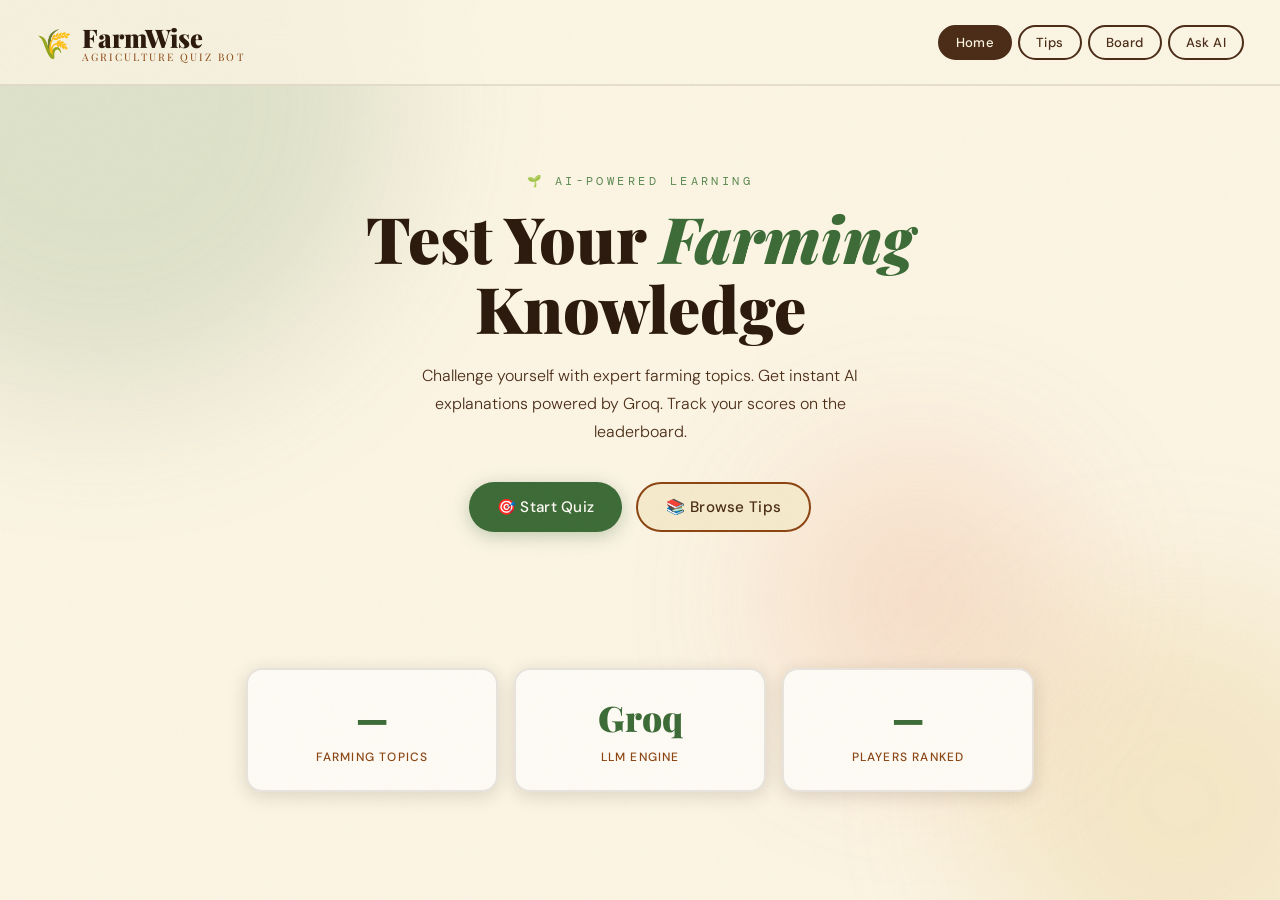
<file: genaiindex.html>
<!DOCTYPE html>
<html lang="en">
<head>
<meta charset="UTF-8"/>
<meta name="viewport" content="width=device-width, initial-scale=1.0"/>
<title>🌾 FarmWise Quiz</title>
<link rel="preconnect" href="https://fonts.googleapis.com"/>
<link href="https://fonts.googleapis.com/css2?family=Playfair+Display:ital,wght@0,700;0,900;1,700&family=DM+Sans:wght@300;400;500&family=DM+Mono:wght@400;500&display=swap" rel="stylesheet"/>
<style>
*, *::before, *::after { box-sizing: border-box; margin: 0; padding: 0; }

:root {
  --soil:       #2C1A0E;
  --bark:       #4A2C17;
  --clay:       #8B4513;
  --wheat:      #D4A843;
  --straw:      #F2D06B;
  --leaf:       #3D6B37;
  --moss:       #5C8A52;
  --sage:       #8FAF82;
  --sky:        #C8DEB8;
  --cream:      #FBF4E3;
  --parchment:  #F5E9CC;
  --white:      #FDFAF4;
  --red-earth:  #C0392B;
  --terracotta: #E07850;
  --shadow:     rgba(44,26,14,0.15);
  --radius:     16px;
  --transition: 0.3s cubic-bezier(0.4, 0, 0.2, 1);
}

body {
  font-family: 'DM Sans', sans-serif;
  background: var(--cream);
  color: var(--soil);
  min-height: 100vh;
  overflow-x: hidden;
}

/* noise texture */
body::before {
  content: '';
  position: fixed; inset: 0;
  background-image: url("data:image/svg+xml,%3Csvg viewBox='0 0 256 256' xmlns='http://www.w3.org/2000/svg'%3E%3Cfilter id='noise'%3E%3CfeTurbulence type='fractalNoise' baseFrequency='0.9' numOctaves='4' stitchTiles='stitch'/%3E%3C/filter%3E%3Crect width='100%25' height='100%25' filter='url(%23noise)' opacity='0.04'/%3E%3C/svg%3E");
  pointer-events: none; z-index: 9999; opacity: 0.4;
}

/* animated bg shapes */
.bg-shapes { position: fixed; inset: 0; pointer-events: none; z-index: 0; overflow: hidden; }
.bg-shape {
  position: absolute; border-radius: 50%;
  filter: blur(80px); opacity: 0.18; animation: drift 20s ease-in-out infinite;
}
.bg-shape:nth-child(1) { width: 600px; height: 600px; background: var(--moss); top: -200px; left: -200px; animation-duration: 25s; }
.bg-shape:nth-child(2) { width: 400px; height: 400px; background: var(--wheat); bottom: -100px; right: -100px; animation-duration: 18s; animation-delay: -5s; }
.bg-shape:nth-child(3) { width: 300px; height: 300px; background: var(--terracotta); top: 50%; left: 60%; animation-duration: 22s; animation-delay: -10s; }
@keyframes drift {
  0%, 100% { transform: translate(0, 0) scale(1); }
  33% { transform: translate(30px, -20px) scale(1.05); }
  66% { transform: translate(-20px, 15px) scale(0.95); }
}

#app { position: relative; z-index: 1; min-height: 100vh; }

/* === HEADER === */
header {
  padding: 20px 36px;
  display: flex; align-items: center; justify-content: space-between;
  border-bottom: 2px solid rgba(44,26,14,0.1);
  background: rgba(251,244,227,0.8);
  backdrop-filter: blur(20px);
  position: sticky; top: 0; z-index: 100;
}
.logo {
  font-family: 'Playfair Display', serif;
  font-size: 1.6rem; font-weight: 900;
  color: var(--soil);
  display: flex; align-items: center; gap: 10px;
}
.logo-icon { font-size: 1.8rem; }
.logo-sub {
  font-size: 0.65rem; font-weight: 300; letter-spacing: 0.2em;
  text-transform: uppercase; color: var(--clay); display: block; margin-top: -4px;
}
.header-nav { display: flex; gap: 6px; }
.nav-btn {
  padding: 7px 16px; border-radius: 50px;
  border: 2px solid var(--bark);
  background: transparent; color: var(--bark);
  font-family: 'DM Sans', sans-serif; font-size: 0.82rem; font-weight: 500;
  cursor: pointer; transition: var(--transition);
  letter-spacing: 0.03em;
}
.nav-btn:hover, .nav-btn.active { background: var(--bark); color: var(--cream); }

/* === SCREENS === */
.screen { display: none; padding: 40px 36px; max-width: 860px; margin: 0 auto; }
.screen.active { display: block; animation: fadeUp 0.45s ease; }
@keyframes fadeUp {
  from { opacity: 0; transform: translateY(20px); }
  to   { opacity: 1; transform: translateY(0); }
}

/* === HERO === */
.hero { text-align: center; padding: 48px 20px; }
.hero-eyebrow {
  font-family: 'DM Mono', monospace;
  font-size: 0.72rem; letter-spacing: 0.3em; text-transform: uppercase;
  color: var(--moss); margin-bottom: 14px;
}
.hero-title {
  font-family: 'Playfair Display', serif;
  font-size: clamp(2.4rem, 5vw, 4rem);
  font-weight: 900; line-height: 1.1;
  color: var(--soil); margin-bottom: 18px;
}
.hero-title em { color: var(--leaf); font-style: italic; }
.hero-desc {
  font-size: 1rem; color: var(--bark);
  max-width: 500px; margin: 0 auto 36px;
  line-height: 1.75; font-weight: 300;
}
.hero-actions {
  display: flex; gap: 14px; justify-content: center;
  flex-wrap: wrap; margin-bottom: 52px;
}

/* === BUTTONS === */
.btn {
  padding: 13px 28px; border-radius: 50px;
  font-family: 'DM Sans', sans-serif; font-size: 0.95rem; font-weight: 500;
  cursor: pointer; transition: var(--transition);
  border: none; letter-spacing: 0.02em;
  display: inline-flex; align-items: center; gap: 8px;
}
.btn-primary { background: var(--leaf); color: var(--white); box-shadow: 0 4px 18px rgba(61,107,55,0.3); }
.btn-primary:hover { background: var(--soil); transform: translateY(-2px); box-shadow: 0 8px 28px rgba(61,107,55,0.35); }
.btn-secondary { background: var(--parchment); color: var(--bark); border: 2px solid var(--clay); }
.btn-secondary:hover { background: var(--bark); color: var(--cream); transform: translateY(-2px); }
.btn-ghost { background: transparent; color: var(--leaf); border: 2px solid var(--sage); }
.btn-ghost:hover { background: var(--leaf); color: var(--white); }
.btn:disabled { opacity: 0.5; cursor: not-allowed; transform: none !important; }

/* === STATS ROW === */
.stats-row {
  display: grid; grid-template-columns: repeat(3, 1fr); gap: 16px;
  margin-top: 36px;
}
.stat-card {
  background: var(--white);
  border: 2px solid rgba(44,26,14,0.1);
  border-radius: var(--radius);
  padding: 24px 18px; text-align: center;
  box-shadow: 0 4px 18px var(--shadow);
  transition: var(--transition);
}
.stat-card:hover { transform: translateY(-4px); box-shadow: 0 8px 28px var(--shadow); }
.stat-num {
  font-family: 'Playfair Display', serif;
  font-size: 2.2rem; font-weight: 900; color: var(--leaf);
  display: block; margin-bottom: 4px;
}
.stat-label { font-size: 0.75rem; color: var(--clay); text-transform: uppercase; letter-spacing: 0.1em; font-weight: 500; }

/* === QUIZ SETUP === */
.setup-card {
  background: var(--white); border-radius: 20px; padding: 36px;
  border: 2px solid rgba(44,26,14,0.1);
  box-shadow: 0 8px 40px var(--shadow); margin-bottom: 24px;
}
.setup-grid { display: grid; grid-template-columns: 1fr 1fr; gap: 18px; margin-bottom: 28px; }
.form-group label {
  display: block; font-size: 0.75rem; font-weight: 500;
  text-transform: uppercase; letter-spacing: 0.1em; color: var(--clay);
  margin-bottom: 7px;
}
.form-control {
  width: 100%; padding: 11px 14px;
  border: 2px solid rgba(44,26,14,0.15);
  border-radius: 10px; background: var(--white);
  font-family: 'DM Sans', sans-serif; font-size: 0.92rem; color: var(--soil);
  transition: var(--transition); outline: none;
}
.form-control:focus { border-color: var(--leaf); box-shadow: 0 0 0 4px rgba(61,107,55,0.1); }

/* === QUIZ ACTIVE === */
.quiz-header {
  display: flex; align-items: center; justify-content: space-between;
  margin-bottom: 24px;
}
.quiz-meta { display: flex; gap: 10px; flex-wrap: wrap; }
.meta-badge {
  padding: 5px 12px; border-radius: 50px;
  font-size: 0.72rem; font-weight: 500; font-family: 'DM Mono', monospace;
  letter-spacing: 0.05em;
}
.badge-topic { background: var(--sky); color: var(--leaf); }
.badge-diff  { background: var(--parchment); color: var(--clay); }
.badge-diff.easy   { background: #d4edda; color: #155724; }
.badge-diff.medium { background: #fff3cd; color: #856404; }
.badge-diff.hard   { background: #f8d7da; color: #721c24; }

.progress-bar-wrap {
  background: rgba(44,26,14,0.1); border-radius: 50px; height: 7px;
  margin-bottom: 28px; overflow: hidden;
}
.progress-bar {
  height: 100%; background: linear-gradient(90deg, var(--leaf), var(--wheat));
  border-radius: 50px; transition: width 0.5s ease;
}

.question-card {
  background: var(--white);
  border: 2px solid rgba(44,26,14,0.1);
  border-radius: 20px; padding: 32px;
  margin-bottom: 20px;
  box-shadow: 0 8px 36px var(--shadow);
}
.question-num {
  font-family: 'DM Mono', monospace;
  font-size: 0.72rem; color: var(--sage); letter-spacing: 0.2em;
  margin-bottom: 10px; text-transform: uppercase;
}
.question-text {
  font-family: 'Playfair Display', serif;
  font-size: 1.3rem; font-weight: 700; line-height: 1.45;
  color: var(--soil); margin-bottom: 26px;
}

.options-grid { display: grid; gap: 10px; }
.option-btn {
  width: 100%; padding: 14px 18px;
  border: 2px solid rgba(44,26,14,0.15);
  border-radius: 12px; background: var(--parchment);
  text-align: left; cursor: pointer;
  font-family: 'DM Sans', sans-serif; font-size: 0.92rem; color: var(--soil);
  transition: var(--transition);
  display: flex; align-items: center; gap: 12px;
}
.option-btn:hover:not(:disabled) {
  border-color: var(--leaf); background: var(--sky);
  transform: translateX(4px);
}
.option-btn.correct { border-color: var(--leaf) !important; background: #d4edda !important; color: var(--leaf) !important; }
.option-btn.wrong   { border-color: var(--red-earth) !important; background: #f8d7da !important; color: var(--red-earth) !important; }
.option-btn:disabled { cursor: default; }
.option-key {
  width: 28px; height: 28px; border-radius: 7px;
  background: var(--white); border: 1.5px solid rgba(44,26,14,0.2);
  display: flex; align-items: center; justify-content: center;
  font-family: 'DM Mono', monospace; font-size: 0.78rem; font-weight: 500;
  flex-shrink: 0; transition: var(--transition);
}
.option-btn.correct .option-key { background: var(--leaf); color: var(--white); border-color: var(--leaf); }
.option-btn.wrong   .option-key { background: var(--red-earth); color: var(--white); border-color: var(--red-earth); }

/* === EXPLANATION === */
.explanation-card {
  border-radius: 14px; padding: 22px 26px;
  margin-top: 18px; border-left: 4px solid;
  animation: slideIn 0.4s ease;
}
.explanation-card.correct-card { background: #f0fff4; border-color: var(--leaf); }
.explanation-card.wrong-card   { background: #fff8f0; border-color: var(--terracotta); }
@keyframes slideIn { from{opacity:0;transform:translateY(-10px)} to{opacity:1;transform:translateY(0)} }
.explanation-header {
  font-weight: 500; margin-bottom: 9px; font-size: 0.85rem;
  text-transform: uppercase; letter-spacing: 0.1em;
}
.explanation-card.correct-card .explanation-header { color: var(--leaf); }
.explanation-card.wrong-card   .explanation-header { color: var(--terracotta); }
.explanation-text { font-size: 0.92rem; line-height: 1.72; color: var(--bark); }
.explanation-loading { display: flex; align-items: center; gap: 10px; color: var(--clay); font-size: 0.88rem; }

.spinner {
  width: 17px; height: 17px; border-radius: 50%;
  border: 2px solid var(--sage); border-top-color: var(--leaf);
  animation: spin 0.7s linear infinite; flex-shrink: 0;
}
@keyframes spin { to { transform: rotate(360deg); } }

/* === RESULTS === */
.results-hero { text-align: center; padding: 36px 0; }
.score-ring {
  width: 150px; height: 150px; border-radius: 50%;
  background: conic-gradient(var(--leaf) 0%, var(--leaf) var(--pct), rgba(44,26,14,0.1) var(--pct));
  display: flex; align-items: center; justify-content: center;
  margin: 0 auto 22px;
  box-shadow: 0 0 0 8px var(--white), 0 0 0 10px rgba(61,107,55,0.2);
}
.score-inner {
  width: 122px; height: 122px; border-radius: 50%;
  background: var(--white); display: flex; flex-direction: column;
  align-items: center; justify-content: center;
}
.score-pct {
  font-family: 'Playfair Display', serif; font-size: 2rem; font-weight: 900;
  color: var(--leaf); line-height: 1;
}
.score-label { font-size: 0.68rem; color: var(--clay); text-transform: uppercase; letter-spacing: 0.1em; }
.grade-badge {
  display: inline-block; padding: 7px 22px; border-radius: 50px;
  background: var(--wheat); color: var(--soil);
  font-family: 'Playfair Display', serif; font-size: 1rem; font-weight: 700;
  margin-bottom: 18px;
}
.results-summary {
  background: var(--white); border-radius: 14px; padding: 24px;
  border: 2px solid rgba(44,26,14,0.1); margin: 22px 0;
  font-size: 0.92rem; line-height: 1.75; color: var(--bark);
  box-shadow: 0 4px 18px var(--shadow);
}
.results-table { width: 100%; border-collapse: collapse; margin: 22px 0; }
.results-table th {
  text-align: left; padding: 9px 14px;
  font-size: 0.72rem; text-transform: uppercase; letter-spacing: 0.1em;
  color: var(--clay); border-bottom: 2px solid rgba(44,26,14,0.1);
}
.results-table td { padding: 13px 14px; border-bottom: 1px solid rgba(44,26,14,0.06); font-size: 0.88rem; }
.results-table tr:hover td { background: var(--parchment); }
.pill {
  display: inline-flex; align-items: center; gap: 4px;
  padding: 3px 9px; border-radius: 50px; font-size: 0.73rem; font-weight: 500;
}
.pill-correct { background: #d4edda; color: #155724; }
.pill-wrong   { background: #f8d7da; color: #721c24; }

/* === LEADERBOARD === */
.lb-row {
  display: flex; align-items: center; gap: 14px;
  padding: 15px 18px; border-radius: 13px;
  background: var(--white); margin-bottom: 9px;
  border: 2px solid rgba(44,26,14,0.08);
  transition: var(--transition);
}
.lb-row:hover { transform: translateX(5px); border-color: var(--sage); }
.lb-rank {
  font-family: 'Playfair Display', serif; font-size: 1.3rem; font-weight: 900;
  width: 34px; text-align: center;
}
.lb-rank.gold   { color: #F59E0B; }
.lb-rank.silver { color: #9CA3AF; }
.lb-rank.bronze { color: #B45309; }
.lb-rank.other  { color: var(--sage); }
.lb-name { flex: 1; font-weight: 500; color: var(--soil); }
.lb-topic { font-size: 0.77rem; color: var(--clay); font-family: 'DM Mono', monospace; }
.lb-score {
  font-family: 'Playfair Display', serif; font-size: 1.05rem; font-weight: 700;
  color: var(--leaf);
}

/* === ASK AI === */
.ask-box {
  background: var(--white); border-radius: 20px; padding: 32px;
  border: 2px solid rgba(44,26,14,0.1); box-shadow: 0 8px 36px var(--shadow);
  margin-bottom: 20px;
}
.ask-input-row { display: flex; gap: 10px; }
.ask-input {
  flex: 1; padding: 12px 16px;
  border: 2px solid rgba(44,26,14,0.15);
  border-radius: 50px; background: var(--parchment);
  font-family: 'DM Sans', sans-serif; font-size: 0.92rem; color: var(--soil);
  outline: none; transition: var(--transition);
}
.ask-input:focus { border-color: var(--leaf); background: var(--white); }
.ask-answer {
  background: var(--parchment); border-radius: 12px; padding: 18px 22px;
  margin-top: 18px; border-left: 4px solid var(--wheat);
  font-size: 0.92rem; line-height: 1.72; color: var(--bark);
  animation: slideIn 0.3s ease;
}

/* === TIPS GRID === */
.tips-grid { display: grid; grid-template-columns: repeat(auto-fill, minmax(240px, 1fr)); gap: 14px; }
.tip-card {
  background: var(--white); border-radius: 14px; padding: 22px;
  border: 2px solid rgba(44,26,14,0.08);
  transition: var(--transition); cursor: default;
}
.tip-card:hover { transform: translateY(-4px); box-shadow: 0 10px 36px var(--shadow); border-color: var(--sage); }
.tip-topic {
  font-size: 0.68rem; text-transform: uppercase; letter-spacing: 0.15em;
  color: var(--moss); font-weight: 600; margin-bottom: 9px;
  font-family: 'DM Mono', monospace;
}
.tip-text { font-size: 0.86rem; line-height: 1.65; color: var(--bark); }

/* === PAGE TITLE === */
.page-title {
  font-family: 'Playfair Display', serif;
  font-size: 1.8rem; font-weight: 900; color: var(--soil); margin-bottom: 6px;
}
.page-sub { color: var(--clay); font-size: 0.92rem; margin-bottom: 28px; font-weight: 300; }

/* === TOAST === */
.toast {
  position: fixed; bottom: 22px; right: 22px;
  background: var(--soil); color: var(--cream);
  padding: 13px 20px; border-radius: 11px;
  font-size: 0.88rem; z-index: 9000;
  animation: toastIn 0.3s ease;
  box-shadow: 0 8px 28px rgba(0,0,0,0.25);
  max-width: 300px;
}
@keyframes toastIn { from{opacity:0;transform:translateY(18px)} to{opacity:1;transform:translateY(0)} }

/* === EMPTY STATE === */
.empty-state {
  text-align: center; padding: 60px 20px;
  color: var(--clay);
}
.empty-icon { font-size: 3rem; margin-bottom: 14px; }
.empty-text { font-family: 'Playfair Display', serif; font-size: 1.2rem; font-weight: 700; margin-bottom: 8px; }
.empty-sub  { font-size: 0.88rem; line-height: 1.65; }

/* === RESPONSIVE === */
@media (max-width: 640px) {
  header { padding: 14px 18px; }
  .screen { padding: 28px 18px; }
  .setup-grid { grid-template-columns: 1fr; }
  .stats-row { grid-template-columns: 1fr; }
  .ask-input-row { flex-direction: column; }
  .hero-title { font-size: 2rem; }
}
</style>
</head>
<body>

<div class="bg-shapes">
  <div class="bg-shape"></div>
  <div class="bg-shape"></div>
  <div class="bg-shape"></div>
</div>

<div id="app">
  <header>
    <div class="logo">
      <span class="logo-icon">🌾</span>
      <div>
        FarmWise
        <span class="logo-sub">Agriculture Quiz Bot</span>
      </div>
    </div>
    <nav class="header-nav">
      <button class="nav-btn active" onclick="showScreen('home')">Home</button>
      <button class="nav-btn" onclick="showScreen('tips')">Tips</button>
      <button class="nav-btn" onclick="showScreen('leaderboard')">Board</button>
      <button class="nav-btn" onclick="showScreen('ask')">Ask AI</button>
    </nav>
  </header>

  <!-- ── HOME ── -->
  <div id="screen-home" class="screen active">
    <div class="hero">
      <p class="hero-eyebrow">🌱 AI-Powered Learning</p>
      <h1 class="hero-title">Test Your <em>Farming</em><br/>Knowledge</h1>
      <p class="hero-desc">Challenge yourself with expert farming topics. Get instant AI explanations powered by Groq. Track your scores on the leaderboard.</p>
      <div class="hero-actions">
        <button class="btn btn-primary" onclick="showScreen('quiz')">🎯 Start Quiz</button>
        <button class="btn btn-secondary" onclick="showScreen('tips')">📚 Browse Tips</button>
      </div>
    </div>
    <div class="stats-row">
      <div class="stat-card">
        <span class="stat-num" id="stat-topics">—</span>
        <span class="stat-label">Farming Topics</span>
      </div>
      <div class="stat-card">
        <span class="stat-num">Groq</span>
        <span class="stat-label">LLM Engine</span>
      </div>
      <div class="stat-card">
        <span class="stat-num" id="lb-count">—</span>
        <span class="stat-label">Players Ranked</span>
      </div>
    </div>
  </div>

  <!-- ── QUIZ ── -->
  <div id="screen-quiz" class="screen">

    <!-- SETUP -->
    <div id="quiz-setup">
      <h2 class="page-title">Quiz Setup</h2>
      <p class="page-sub">Customize your assessment session</p>
      <div class="setup-card">
        <div class="setup-grid">
          <div class="form-group">
            <label>Your Name</label>
            <input type="text" class="form-control" id="player-name" placeholder="e.g. Ramesh Farmer" maxlength="30"/>
          </div>
          <div class="form-group">
            <label>Number of Questions</label>
            <select class="form-control" id="q-count">
              <option value="5">5 questions</option>
              <option value="8">8 questions</option>
              <option value="10">10 questions</option>
            </select>
          </div>
          <div class="form-group">
            <label>Topic</label>
            <select class="form-control" id="q-topic">
              <option value="">All Topics</option>
            </select>
          </div>
          <div class="form-group">
            <label>Difficulty</label>
            <select class="form-control" id="q-difficulty">
              <option value="">All Difficulties</option>
              <option value="easy">🟢 Easy</option>
              <option value="medium">🟡 Medium</option>
              <option value="hard">🔴 Hard</option>
            </select>
          </div>
        </div>
        <button class="btn btn-primary" id="start-btn" onclick="startQuiz()">🌱 Begin Quiz</button>
      </div>
    </div>

    <!-- ACTIVE QUIZ -->
    <div id="quiz-active" style="display:none">
      <div class="quiz-header">
        <div class="quiz-meta">
          <span class="meta-badge badge-topic" id="meta-topic">All Topics</span>
          <span class="meta-badge badge-diff" id="meta-diff">Mixed</span>
        </div>
        <span style="font-family:'DM Mono',monospace;font-size:0.82rem;color:var(--clay)" id="q-counter">1 / 5</span>
      </div>
      <div class="progress-bar-wrap"><div class="progress-bar" id="progress-bar" style="width:0%"></div></div>

      <div class="question-card">
        <p class="question-num" id="q-num-label">Question 1</p>
        <p class="question-text" id="q-text"></p>
        <div class="options-grid" id="options-container"></div>
      </div>

      <div id="explanation-area"></div>

      <div style="text-align:right;margin-top:18px;display:flex;gap:10px;justify-content:flex-end">
        <button class="btn btn-ghost" onclick="showScreen('quiz')" style="display:inline-flex">✕ Quit</button>
        <button class="btn btn-primary" id="next-btn" onclick="nextQuestion()" style="display:none">Next Question →</button>
        <button class="btn btn-primary" id="finish-btn" onclick="showResults()" style="display:none">See Results 🏁</button>
      </div>
    </div>
  </div>

  <!-- ── RESULTS ── -->
  <div id="screen-results" class="screen">
    <div class="results-hero">
      <div class="score-ring" id="score-ring">
        <div class="score-inner">
          <span class="score-pct" id="score-pct">0%</span>
          <span class="score-label">Score</span>
        </div>
      </div>
      <div class="grade-badge" id="grade-badge">🌱 Seedling</div>
      <h2 class="page-title" id="results-title">Quiz Complete!</h2>
    </div>

    <div class="results-summary" id="ai-summary">
      <div class="explanation-loading"><div class="spinner"></div> Generating personalized feedback…</div>
    </div>

    <table class="results-table">
      <thead><tr><th>Question</th><th>Topic</th><th>Result</th></tr></thead>
      <tbody id="results-tbody"></tbody>
    </table>

    <div style="display:flex;gap:12px;margin-top:22px;flex-wrap:wrap">
      <button class="btn btn-primary" onclick="showScreen('quiz')">🔄 Play Again</button>
      <button class="btn btn-secondary" onclick="showScreen('leaderboard')">🏆 Leaderboard</button>
    </div>
  </div>

  <!-- ── TIPS ── -->
  <div id="screen-tips" class="screen">
    <h2 class="page-title">Farming Tips</h2>
    <p class="page-sub">The knowledge base powering your quiz</p>
    <div class="tips-grid" id="tips-grid">
      <div class="explanation-loading"><div class="spinner"></div> Loading tips…</div>
    </div>
  </div>

  <!-- ── LEADERBOARD ── -->
  <div id="screen-leaderboard" class="screen">
    <h2 class="page-title">🏆 Leaderboard</h2>
    <p class="page-sub">Top scores — updated in real time</p>
    <div id="leaderboard-list">
      <div class="explanation-loading"><div class="spinner"></div> Loading…</div>
    </div>
  </div>

  <!-- ── ASK AI ── -->
  <div id="screen-ask" class="screen">
    <h2 class="page-title">Ask the Farm AI</h2>
    <p class="page-sub">Got a farming question? Get an instant answer powered by Groq.</p>
    <div class="ask-box">
      <div class="ask-input-row">
        <input type="text" class="ask-input" id="ask-input"
          placeholder="e.g. What is drip irrigation good for?"
          onkeydown="if(event.key==='Enter')askQuestion()"/>
        <button class="btn btn-primary" onclick="askQuestion()">Ask 🌿</button>
      </div>
      <div id="ask-answer"></div>
    </div>
    <p style="font-size:0.75rem;color:var(--clay);text-align:center">
      Powered by Groq (Llama-3.3-70B) · Farming knowledge base
    </p>
  </div>
</div>

<script>
const API = 'http://localhost:8000/api/genai';

let questions      = [];
let currentQ       = 0;
let sessionResults = [];
let playerName     = '';
let quizTopic      = '';
let quizDiff       = '';

// ── Screen routing ────────────────────────────────────────────────────────
function showScreen(name) {
  document.querySelectorAll('.screen').forEach(s => s.classList.remove('active'));
  document.querySelectorAll('.nav-btn').forEach(b => b.classList.remove('active'));
  document.getElementById(`screen-${name}`).classList.add('active');

  // highlight nav button
  const navMap = { home:'Home', tips:'Tips', leaderboard:'Board', ask:'Ask AI', quiz:'Quiz' };
  document.querySelectorAll('.nav-btn').forEach(b => {
    if (b.textContent === navMap[name]) b.classList.add('active');
  });

  if (name === 'leaderboard') loadLeaderboard();
  if (name === 'tips')        loadTips();
  if (name === 'quiz')        resetQuizUI();
}

// ── Toast ─────────────────────────────────────────────────────────────────
function toast(msg) {
  const t = document.createElement('div');
  t.className = 'toast'; t.textContent = msg;
  document.body.appendChild(t);
  setTimeout(() => t.remove(), 3200);
}

// ── Init ──────────────────────────────────────────────────────────────────
async function init() {
  // Topics dropdown
  try {
    const res  = await fetch(`${API}/topics`);
    const data = await res.json();
    const sel  = document.getElementById('q-topic');
    data.topics.forEach(t => {
      const o = document.createElement('option');
      o.value = t; o.textContent = t; sel.appendChild(o);
    });
    document.getElementById('stat-topics').textContent = data.topics.length || '—';
  } catch(e) { document.getElementById('stat-topics').textContent = '—'; }

  // Leaderboard count
  loadLeaderboardCount();
}

async function loadLeaderboardCount() {
  try {
    const res  = await fetch(`${API}/leaderboard`);
    const data = await res.json();
    document.getElementById('lb-count').textContent = data.leaderboard.length || '0';
  } catch(e) {}
}

// ── Quiz UI reset ─────────────────────────────────────────────────────────
function resetQuizUI() {
  document.getElementById('quiz-setup').style.display  = 'block';
  document.getElementById('quiz-active').style.display = 'none';
}

// ── Start Quiz ────────────────────────────────────────────────────────────
async function startQuiz() {
  playerName = document.getElementById('player-name').value.trim() || 'Anonymous';
  const count = document.getElementById('q-count').value;
  quizTopic   = document.getElementById('q-topic').value;
  quizDiff    = document.getElementById('q-difficulty').value;

  const btn = document.getElementById('start-btn');
  btn.disabled = true; btn.textContent = 'Loading…';

  try {
    let url = `${API}/questions?count=${count}`;
    if (quizTopic) url += `&topic=${encodeURIComponent(quizTopic)}`;
    if (quizDiff)  url += `&difficulty=${quizDiff}`;

    const res  = await fetch(url);
    const data = await res.json();

    if (!data.questions || data.questions.length === 0) {
      toast('⚠️ No questions found for this filter. Try different settings.');
      btn.disabled = false; btn.textContent = '🌱 Begin Quiz';
      return;
    }

    questions      = data.questions;
    currentQ       = 0;
    sessionResults = [];

    document.getElementById('quiz-setup').style.display  = 'none';
    document.getElementById('quiz-active').style.display = 'block';

    const diffEl = document.getElementById('meta-diff');
    document.getElementById('meta-topic').textContent = quizTopic || 'All Topics';
    diffEl.textContent = quizDiff ? quizDiff.charAt(0).toUpperCase() + quizDiff.slice(1) : 'Mixed';
    diffEl.className   = `meta-badge badge-diff ${quizDiff || ''}`;

    renderQuestion();
  } catch(e) {
    toast('⚠️ Could not connect to backend. Is the server running on port 8000?');
  }

  btn.disabled = false; btn.textContent = '🌱 Begin Quiz';
}

// ── Render a question ─────────────────────────────────────────────────────
function renderQuestion() {
  const q     = questions[currentQ];
  const total = questions.length;

  document.getElementById('q-num-label').textContent = `Question ${currentQ + 1}`;
  document.getElementById('q-text').textContent      = q.question;
  document.getElementById('q-counter').textContent   = `${currentQ + 1} / ${total}`;
  document.getElementById('progress-bar').style.width = `${(currentQ / total) * 100}%`;
  document.getElementById('explanation-area').innerHTML = '';
  document.getElementById('next-btn').style.display   = 'none';
  document.getElementById('finish-btn').style.display = 'none';

  const container = document.getElementById('options-container');
  container.innerHTML = '';
  Object.entries(q.options).forEach(([key, val]) => {
    const btn = document.createElement('button');
    btn.className = 'option-btn';
    btn.onclick   = () => submitAnswer(key);
    btn.innerHTML = `<span class="option-key">${key}</span><span>${val}</span>`;
    container.appendChild(btn);
  });
}

// ── Submit answer ─────────────────────────────────────────────────────────
async function submitAnswer(answer) {
  document.querySelectorAll('.option-btn').forEach(b => b.disabled = true);

  document.getElementById('explanation-area').innerHTML = `
    <div class="explanation-card wrong-card" style="border-color:var(--sage)">
      <div class="explanation-loading"><div class="spinner"></div> Evaluating with Groq AI…</div>
    </div>`;

  try {
    const res  = await fetch(`${API}/evaluate`, {
      method: 'POST',
      headers: { 'Content-Type': 'application/json' },
      body: JSON.stringify({ question_id: questions[currentQ].id, answer })
    });
    const data = await res.json();

    // Highlight options
    document.querySelectorAll('.option-btn').forEach(btn => {
      const key = btn.querySelector('.option-key').textContent;
      if (key === data.correct_answer) btn.classList.add('correct');
      else if (key === answer && !data.is_correct) btn.classList.add('wrong');
    });

    const type = data.is_correct ? 'correct' : 'wrong';
    const icon = data.is_correct ? '✅' : '❌';
    document.getElementById('explanation-area').innerHTML = `
      <div class="explanation-card ${type}-card">
        <p class="explanation-header">${icon} ${data.is_correct ? 'Correct!' : 'Incorrect'} — AI Explanation</p>
        <p class="explanation-text">${(data.explanation || '').replace(/\n/g, '<br>')}</p>
      </div>`;

    sessionResults.push({
      question:       questions[currentQ].question,
      topic:          questions[currentQ].topic,
      is_correct:     data.is_correct,
      user_answer:    answer,
      correct_answer: data.correct_answer
    });

    if (currentQ < questions.length - 1) {
      document.getElementById('next-btn').style.display = 'inline-flex';
    } else {
      document.getElementById('finish-btn').style.display = 'inline-flex';
    }
  } catch(e) {
    document.getElementById('explanation-area').innerHTML =
      '<div class="explanation-card wrong-card"><p class="explanation-text">⚠️ Could not get AI explanation. Check backend connection.</p></div>';
    // Still allow navigation
    if (currentQ < questions.length - 1) {
      document.getElementById('next-btn').style.display = 'inline-flex';
    } else {
      document.getElementById('finish-btn').style.display = 'inline-flex';
    }
  }
}

function nextQuestion() {
  currentQ++;
  renderQuestion();
  window.scrollTo({ top: 0, behavior: 'smooth' });
}

// ── Show results ──────────────────────────────────────────────────────────
async function showResults() {
  const score = sessionResults.filter(r => r.is_correct).length;
  const total = sessionResults.length;
  const pct   = Math.round((score / total) * 100);
  const wrongTopics = sessionResults.filter(r => !r.is_correct).map(r => r.topic);

  showScreen('results');

  document.getElementById('score-ring').style.setProperty('--pct', `${pct}%`);
  document.getElementById('score-pct').textContent = `${pct}%`;

  let grade = '🌱 Seedling';
  if (pct === 100)   grade = '🥇 Expert Farmer';
  else if (pct >= 80) grade = '🥈 Skilled Grower';
  else if (pct >= 60) grade = '🥉 Apprentice';
  document.getElementById('grade-badge').textContent   = grade;
  document.getElementById('results-title').textContent = `${score} / ${total} Correct`;

  const tbody = document.getElementById('results-tbody');
  tbody.innerHTML = sessionResults.map(r => `
    <tr>
      <td style="max-width:300px">${r.question.substring(0,60)}…</td>
      <td><span style="font-size:0.77rem;color:var(--clay)">${r.topic}</span></td>
      <td><span class="pill ${r.is_correct ? 'pill-correct' : 'pill-wrong'}">${r.is_correct ? '✅ Correct' : '❌ Wrong'}</span></td>
    </tr>`).join('');

  // Save session + AI summary
  try {
    const res  = await fetch(`${API}/session/save`, {
      method: 'POST',
      headers: { 'Content-Type': 'application/json' },
      body: JSON.stringify({
        player_name: playerName, score, total,
        topic:       quizTopic || 'Mixed',
        difficulty:  quizDiff  || 'Mixed',
        wrong_topics: wrongTopics
      })
    });
    const data = await res.json();

    document.getElementById('ai-summary').innerHTML = `
      <p style="font-size:0.72rem;text-transform:uppercase;letter-spacing:0.12em;color:var(--moss);margin-bottom:9px;font-weight:600">🎓 Personalized AI Feedback</p>
      <p style="font-size:0.92rem;line-height:1.72;color:var(--bark)">${(data.summary || 'Session saved successfully.').replace(/\n/g, '<br>')}</p>`;
    toast('✅ Score saved to leaderboard!');
    loadLeaderboardCount();
  } catch(e) {
    document.getElementById('ai-summary').innerHTML =
      `<p style="font-size:0.92rem;color:var(--clay)">You scored ${pct}%! ${score} out of ${total} correct. ${wrongTopics.length > 0 ? 'Focus on: ' + [...new Set(wrongTopics)].join(', ') + '.' : 'Excellent — perfect score!'}</p>`;
  }
}

// ── Tips ──────────────────────────────────────────────────────────────────
async function loadTips() {
  const grid = document.getElementById('tips-grid');
  grid.innerHTML = '<div class="explanation-loading"><div class="spinner"></div> Loading tips…</div>';
  try {
    const res  = await fetch(`${API}/tips`);
    const data = await res.json();
    if (!data.tips || data.tips.length === 0) {
      grid.innerHTML = '<div class="empty-state"><div class="empty-icon">🌱</div><p class="empty-text">No tips yet</p><p class="empty-sub">Tips will appear here once the backend is connected.</p></div>';
      return;
    }
    grid.innerHTML = data.tips.map(t => `
      <div class="tip-card">
        <p class="tip-topic">${t.topic}</p>
        <p class="tip-text">${t.content}</p>
      </div>`).join('');
  } catch(e) {
    grid.innerHTML = '<div class="empty-state"><div class="empty-icon">⚠️</div><p class="empty-text">Backend not reachable</p><p class="empty-sub">Make sure the FastAPI server is running on localhost:8000.</p></div>';
  }
}

// ── Leaderboard ───────────────────────────────────────────────────────────
async function loadLeaderboard() {
  const list = document.getElementById('leaderboard-list');
  list.innerHTML = '<div class="explanation-loading"><div class="spinner"></div> Loading…</div>';
  try {
    const res  = await fetch(`${API}/leaderboard`);
    const data = await res.json();
    if (!data.leaderboard || data.leaderboard.length === 0) {
      list.innerHTML = '<div class="empty-state"><div class="empty-icon">🌱</div><p class="empty-text">No scores yet</p><p class="empty-sub">Be the first to complete a quiz!</p></div>';
      return;
    }
    const ranks     = ['gold','silver','bronze'];
    const rankEmoji = ['🥇','🥈','🥉'];
    list.innerHTML  = data.leaderboard.map((row, i) => `
      <div class="lb-row">
        <span class="lb-rank ${ranks[i] || 'other'}">${i < 3 ? rankEmoji[i] : `#${i+1}`}</span>
        <div>
          <p class="lb-name">${row.player_name}</p>
          <p class="lb-topic">${row.topic} · ${new Date(row.played_at).toLocaleDateString()}</p>
        </div>
        <span class="lb-score">${row.percentage}%</span>
        <span style="font-family:'DM Mono',monospace;font-size:0.77rem;color:var(--clay)">${row.score}/${row.total}</span>
      </div>`).join('');
    document.getElementById('lb-count').textContent = data.leaderboard.length;
  } catch(e) {
    list.innerHTML = '<div class="empty-state"><div class="empty-icon">⚠️</div><p class="empty-text">Could not load leaderboard</p><p class="empty-sub">Check that the backend is running.</p></div>';
  }
}

// ── Ask AI ────────────────────────────────────────────────────────────────
async function askQuestion() {
  const input  = document.getElementById('ask-input');
  const q      = input.value.trim();
  if (!q) { input.focus(); return; }

  const ansDiv = document.getElementById('ask-answer');
  ansDiv.innerHTML = '<div class="explanation-loading" style="padding:4px 0"><div class="spinner"></div> Thinking…</div>';

  try {
    const res  = await fetch(`${API}/ask`, {
      method: 'POST',
      headers: { 'Content-Type': 'application/json' },
      body: JSON.stringify({ question: q })
    });
    const data = await res.json();
    ansDiv.innerHTML = `<div class="ask-answer">${(data.answer || '').replace(/\n/g, '<br>')}</div>`;
  } catch(e) {
    ansDiv.innerHTML = '<div class="ask-answer" style="border-left-color:var(--red-earth)">⚠️ Could not reach backend. Make sure FastAPI server is running.</div>';
  }
}

// ── Keyboard shortcut for ask ─────────────────────────────────────────────
document.addEventListener('keydown', e => {
  if (e.key === 'Enter' && document.activeElement.id === 'ask-input') askQuestion();
});

init();
</script>
</body>
</html>
</file>
